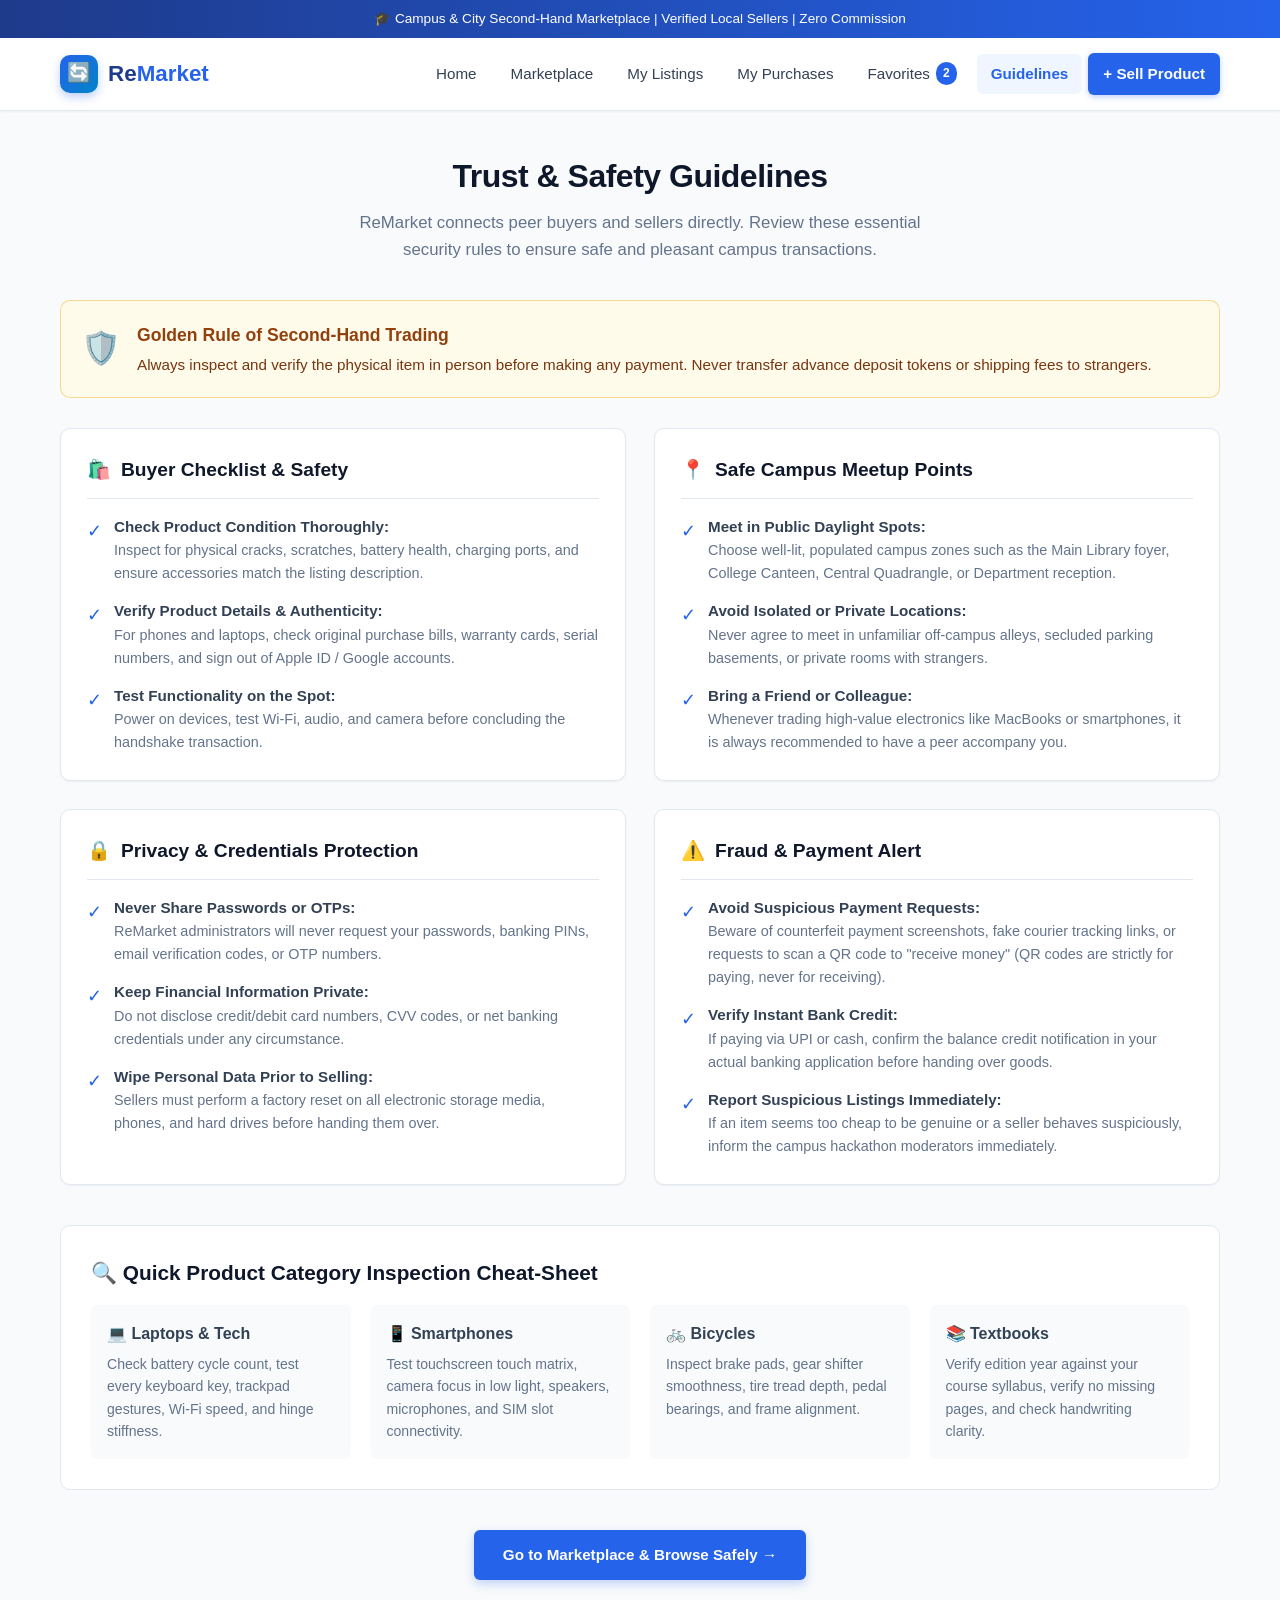
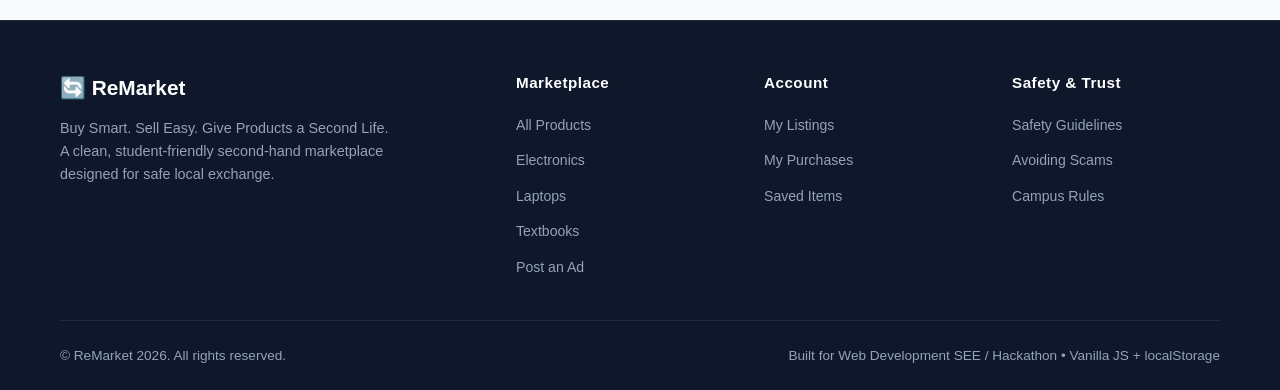
<file: guide.html>
<!DOCTYPE html>
<html lang="en">
<head>
  <meta charset="UTF-8" />
  <meta name="viewport" content="width=device-width, initial-scale=1.0" />
  <title>Trust & Safety Guidelines | ReMarket</title>
  <meta name="description" content="Guidelines for safe buying and selling of second-hand items. Campus safety tips, scam prevention, and inspection checklist." />
  <!-- Stylesheet -->
  <link rel="stylesheet" href="css/style.css" />
</head>
<body>

  <!-- Top Announcement Banner -->
  <div class="top-banner">
    <span>🎓 Campus & City Second-Hand Marketplace | Verified Local Sellers | Zero Commission</span>
  </div>

  <!-- Navigation Bar -->
  <header class="navbar">
    <div class="container">
      <a href="index.html" class="brand-logo">
        <div class="brand-icon">🔄</div>
        <div class="brand-text">Re<span>Market</span></div>
      </a>

      <!-- Mobile Hamburger Button -->
      <button class="nav-toggle" id="navToggle" aria-label="Toggle navigation" aria-expanded="false">
        ☰
      </button>

      <!-- Navigation Links -->
      <nav>
        <ul class="nav-links" id="navLinks">
          <li><a href="index.html">Home</a></li>
          <li><a href="products.html">Marketplace</a></li>
          <li>
            <a href="listings.html">
              My Listings
              <span class="badge-count" id="listingsCountBadge" style="display: none;">0</span>
            </a>
          </li>
          <li><a href="purchases.html">My Purchases</a></li>
          <li>
            <a href="favorites.html">
              Favorites
              <span class="badge-count" id="favCountBadge" style="display: none;">0</span>
            </a>
          </li>
          <li><a href="guide.html">Guidelines</a></li>
          <li><a href="sell.html" class="btn btn-sm btn-nav-sell">+ Sell Product</a></li>
        </ul>
      </nav>
    </div>
  </header>

  <!-- Main Content -->
  <main class="main-content">
    <div class="container">
      
      <!-- Page Header -->
      <div class="section-header">
        <h2>Trust & Safety Guidelines</h2>
        <p>
          ReMarket connects peer buyers and sellers directly. Review these essential security rules to ensure safe and pleasant campus transactions.
        </p>
      </div>

      <!-- Critical Warning Box -->
      <div class="safety-alert-box">
        <div class="alert-icon">🛡️</div>
        <div>
          <h4 style="font-size: 1.1rem; color: #92400e; margin-bottom: 4px;">Golden Rule of Second-Hand Trading</h4>
          <p style="font-size: 0.95rem; color: #78350f; margin: 0;">
            Always inspect and verify the physical item in person before making any payment. Never transfer advance deposit tokens or shipping fees to strangers.
          </p>
        </div>
      </div>

      <!-- 4 Core Guidelines Cards Grid -->
      <div class="guidelines-grid">
        
        <!-- Card 1: Buyer Guidelines -->
        <div class="guideline-card">
          <h3>
            <span>🛍️</span>
            <span>Buyer Checklist & Safety</span>
          </h3>
          <ul class="guideline-list">
            <li>
              <span class="guideline-icon">✓</span>
              <div>
                <strong>Check Product Condition Thoroughly:</strong>
                <p style="color: var(--text-muted); font-size: 0.9rem;">
                  Inspect for physical cracks, scratches, battery health, charging ports, and ensure accessories match the listing description.
                </p>
              </div>
            </li>
            <li>
              <span class="guideline-icon">✓</span>
              <div>
                <strong>Verify Product Details & Authenticity:</strong>
                <p style="color: var(--text-muted); font-size: 0.9rem;">
                  For phones and laptops, check original purchase bills, warranty cards, serial numbers, and sign out of Apple ID / Google accounts.
                </p>
              </div>
            </li>
            <li>
              <span class="guideline-icon">✓</span>
              <div>
                <strong>Test Functionality on the Spot:</strong>
                <p style="color: var(--text-muted); font-size: 0.9rem;">
                  Power on devices, test Wi-Fi, audio, and camera before concluding the handshake transaction.
                </p>
              </div>
            </li>
          </ul>
        </div>

        <!-- Card 2: Safe Meetup Guidelines -->
        <div class="guideline-card">
          <h3>
            <span>📍</span>
            <span>Safe Campus Meetup Points</span>
          </h3>
          <ul class="guideline-list">
            <li>
              <span class="guideline-icon">✓</span>
              <div>
                <strong>Meet in Public Daylight Spots:</strong>
                <p style="color: var(--text-muted); font-size: 0.9rem;">
                  Choose well-lit, populated campus zones such as the Main Library foyer, College Canteen, Central Quadrangle, or Department reception.
                </p>
              </div>
            </li>
            <li>
              <span class="guideline-icon">✓</span>
              <div>
                <strong>Avoid Isolated or Private Locations:</strong>
                <p style="color: var(--text-muted); font-size: 0.9rem;">
                  Never agree to meet in unfamiliar off-campus alleys, secluded parking basements, or private rooms with strangers.
                </p>
              </div>
            </li>
            <li>
              <span class="guideline-icon">✓</span>
              <div>
                <strong>Bring a Friend or Colleague:</strong>
                <p style="color: var(--text-muted); font-size: 0.9rem;">
                  Whenever trading high-value electronics like MacBooks or smartphones, it is always recommended to have a peer accompany you.
                </p>
              </div>
            </li>
          </ul>
        </div>

        <!-- Card 3: Privacy & Security -->
        <div class="guideline-card">
          <h3>
            <span>🔒</span>
            <span>Privacy & Credentials Protection</span>
          </h3>
          <ul class="guideline-list">
            <li>
              <span class="guideline-icon">✓</span>
              <div>
                <strong>Never Share Passwords or OTPs:</strong>
                <p style="color: var(--text-muted); font-size: 0.9rem;">
                  ReMarket administrators will never request your passwords, banking PINs, email verification codes, or OTP numbers.
                </p>
              </div>
            </li>
            <li>
              <span class="guideline-icon">✓</span>
              <div>
                <strong>Keep Financial Information Private:</strong>
                <p style="color: var(--text-muted); font-size: 0.9rem;">
                  Do not disclose credit/debit card numbers, CVV codes, or net banking credentials under any circumstance.
                </p>
              </div>
            </li>
            <li>
              <span class="guideline-icon">✓</span>
              <div>
                <strong>Wipe Personal Data Prior to Selling:</strong>
                <p style="color: var(--text-muted); font-size: 0.9rem;">
                  Sellers must perform a factory reset on all electronic storage media, phones, and hard drives before handing them over.
                </p>
              </div>
            </li>
          </ul>
        </div>

        <!-- Card 4: Payments & Fraud Prevention -->
        <div class="guideline-card">
          <h3>
            <span>⚠️</span>
            <span>Fraud & Payment Alert</span>
          </h3>
          <ul class="guideline-list">
            <li>
              <span class="guideline-icon">✓</span>
              <div>
                <strong>Avoid Suspicious Payment Requests:</strong>
                <p style="color: var(--text-muted); font-size: 0.9rem;">
                  Beware of counterfeit payment screenshots, fake courier tracking links, or requests to scan a QR code to "receive money" (QR codes are strictly for paying, never for receiving).
                </p>
              </div>
            </li>
            <li>
              <span class="guideline-icon">✓</span>
              <div>
                <strong>Verify Instant Bank Credit:</strong>
                <p style="color: var(--text-muted); font-size: 0.9rem;">
                  If paying via UPI or cash, confirm the balance credit notification in your actual banking application before handing over goods.
                </p>
              </div>
            </li>
            <li>
              <span class="guideline-icon">✓</span>
              <div>
                <strong>Report Suspicious Listings Immediately:</strong>
                <p style="color: var(--text-muted); font-size: 0.9rem;">
                  If an item seems too cheap to be genuine or a seller behaves suspiciously, inform the campus hackathon moderators immediately.
                </p>
              </div>
            </li>
          </ul>
        </div>

      </div>

      <!-- Quick Inspection Cheat Sheet -->
      <section style="background: #ffffff; border: 1px solid var(--border); border-radius: var(--radius-md); padding: 30px; margin-bottom: 40px;">
        <h3 style="font-size: 1.3rem; color: var(--text-main); margin-bottom: 16px;">
          🔍 Quick Product Category Inspection Cheat-Sheet
        </h3>
        
        <div style="display: grid; grid-template-columns: repeat(auto-fit, minmax(240px, 1fr)); gap: 20px;">
          <div style="background: var(--bg-page); padding: 16px; border-radius: var(--radius-sm);">
            <strong>💻 Laptops & Tech</strong>
            <p style="font-size: 0.88rem; color: var(--text-muted); margin-top: 6px;">
              Check battery cycle count, test every keyboard key, trackpad gestures, Wi-Fi speed, and hinge stiffness.
            </p>
          </div>
          <div style="background: var(--bg-page); padding: 16px; border-radius: var(--radius-sm);">
            <strong>📱 Smartphones</strong>
            <p style="font-size: 0.88rem; color: var(--text-muted); margin-top: 6px;">
              Test touchscreen touch matrix, camera focus in low light, speakers, microphones, and SIM slot connectivity.
            </p>
          </div>
          <div style="background: var(--bg-page); padding: 16px; border-radius: var(--radius-sm);">
            <strong>🚲 Bicycles</strong>
            <p style="font-size: 0.88rem; color: var(--text-muted); margin-top: 6px;">
              Inspect brake pads, gear shifter smoothness, tire tread depth, pedal bearings, and frame alignment.
            </p>
          </div>
          <div style="background: var(--bg-page); padding: 16px; border-radius: var(--radius-sm);">
            <strong>📚 Textbooks</strong>
            <p style="font-size: 0.88rem; color: var(--text-muted); margin-top: 6px;">
              Verify edition year against your course syllabus, verify no missing pages, and check handwriting clarity.
            </p>
          </div>
        </div>
      </section>

      <!-- Back to Marketplace CTA -->
      <div style="text-align: center; margin-top: 30px;">
        <a href="products.html" class="btn btn-primary" style="padding: 12px 28px;">
          Go to Marketplace & Browse Safely →
        </a>
      </div>

    </div>
  </main>

  <!-- Footer -->
  <footer class="footer">
    <div class="container">
      <div class="footer-grid">
        <div class="footer-brand">
          <h3>🔄 ReMarket</h3>
          <p>
            Buy Smart. Sell Easy. Give Products a Second Life. A clean, student-friendly second-hand marketplace designed for safe local exchange.
          </p>
        </div>

        <div class="footer-col">
          <h4>Marketplace</h4>
          <ul class="footer-links">
            <li><a href="products.html">All Products</a></li>
            <li><a href="products.html?category=Electronics">Electronics</a></li>
            <li><a href="products.html?category=Laptops">Laptops</a></li>
            <li><a href="products.html?category=Books">Textbooks</a></li>
            <li><a href="sell.html">Post an Ad</a></li>
          </ul>
        </div>

        <div class="footer-col">
          <h4>Account</h4>
          <ul class="footer-links">
            <li><a href="listings.html">My Listings</a></li>
            <li><a href="purchases.html">My Purchases</a></li>
            <li><a href="favorites.html">Saved Items</a></li>
          </ul>
        </div>

        <div class="footer-col">
          <h4>Safety & Trust</h4>
          <ul class="footer-links">
            <li><a href="guide.html">Safety Guidelines</a></li>
            <li><a href="guide.html#scams">Avoiding Scams</a></li>
            <li><a href="guide.html#rules">Campus Rules</a></li>
          </ul>
        </div>
      </div>

      <div class="footer-bottom">
        <div>© ReMarket 2026. All rights reserved.</div>
        <div>Built for Web Development SEE / Hackathon • Vanilla JS + localStorage</div>
      </div>
    </div>
  </footer>

  <!-- Scripts -->
  <script src="js/data.js"></script>
  <script src="js/main.js"></script>
</body>
</html>
</file>
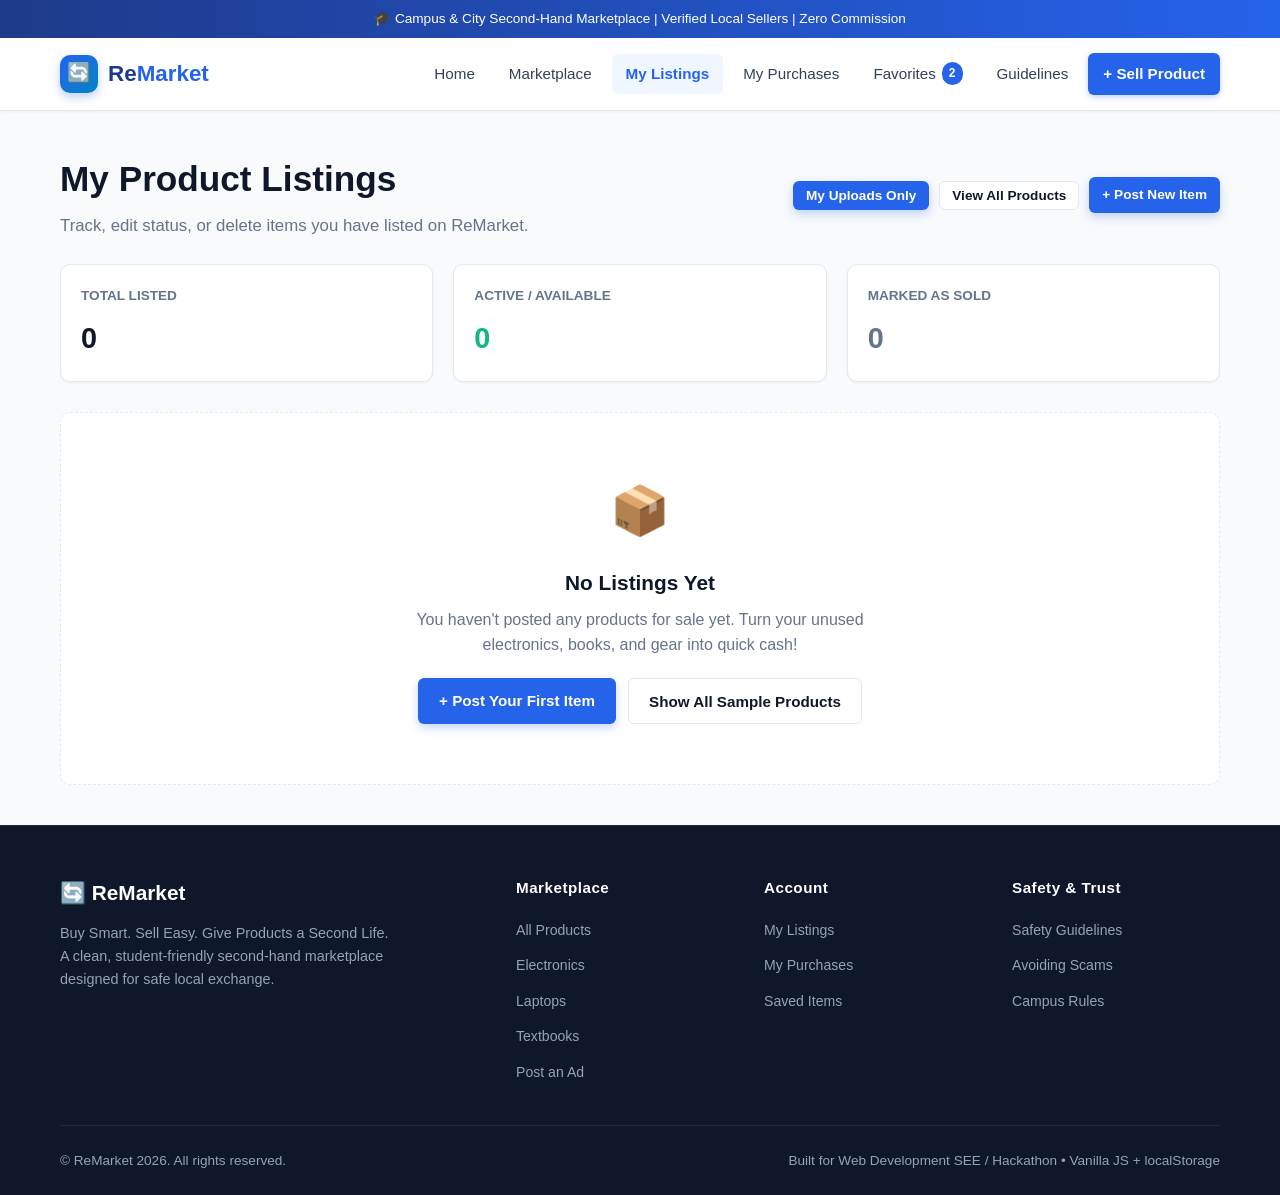
<file: listings.html>
<!DOCTYPE html>
<html lang="en">
<head>
  <meta charset="UTF-8" />
  <meta name="viewport" content="width=device-width, initial-scale=1.0" />
  <title>My Listings - Manage Products | ReMarket</title>
  <meta name="description" content="Manage your posted marketplace listings. Update status, mark as sold, or delete items." />
  <!-- Stylesheet -->
  <link rel="stylesheet" href="css/style.css" />
</head>
<body>

  <!-- Top Announcement Banner -->
  <div class="top-banner">
    <span>🎓 Campus & City Second-Hand Marketplace | Verified Local Sellers | Zero Commission</span>
  </div>

  <!-- Navigation Bar -->
  <header class="navbar">
    <div class="container">
      <a href="index.html" class="brand-logo">
        <div class="brand-icon">🔄</div>
        <div class="brand-text">Re<span>Market</span></div>
      </a>

      <!-- Mobile Hamburger Button -->
      <button class="nav-toggle" id="navToggle" aria-label="Toggle navigation" aria-expanded="false">
        ☰
      </button>

      <!-- Navigation Links -->
      <nav>
        <ul class="nav-links" id="navLinks">
          <li><a href="index.html">Home</a></li>
          <li><a href="products.html">Marketplace</a></li>
          <li>
            <a href="listings.html">
              My Listings
              <span class="badge-count" id="listingsCountBadge" style="display: none;">0</span>
            </a>
          </li>
          <li><a href="purchases.html">My Purchases</a></li>
          <li>
            <a href="favorites.html">
              Favorites
              <span class="badge-count" id="favCountBadge" style="display: none;">0</span>
            </a>
          </li>
          <li><a href="guide.html">Guidelines</a></li>
          <li><a href="sell.html" class="btn btn-sm btn-nav-sell">+ Sell Product</a></li>
        </ul>
      </nav>
    </div>
  </header>

  <!-- Main Content -->
  <main class="main-content">
    <div class="container">
      
      <!-- Page Header & Action -->
      <div style="display: flex; justify-content: space-between; align-items: center; flex-wrap: wrap; gap: 16px; margin-bottom: 24px;">
        <div>
          <h1 style="font-size: 2.2rem; font-weight: 800; color: var(--text-main); margin-bottom: 6px;">
            My Product Listings
          </h1>
          <p style="color: var(--text-muted); font-size: 1.05rem;">
            Track, edit status, or delete items you have listed on ReMarket.
          </p>
        </div>
        <div style="display: flex; gap: 10px; align-items: center;">
          <!-- View Toggle for Viva Demo -->
          <button id="filterMineBtn" class="btn btn-primary btn-sm" onclick="toggleListingView(true)">
            My Uploads Only
          </button>
          <button id="filterAllBtn" class="btn btn-secondary btn-sm" onclick="toggleListingView(false)">
            View All Products
          </button>
          <a href="sell.html" class="btn btn-primary btn-sm">+ Post New Item</a>
        </div>
      </div>

      <!-- Quick Stats Dashboard -->
      <section class="dashboard-stats">
        <div class="stat-card">
          <h4>Total Listed</h4>
          <div class="stat-value" id="statTotalListings">0</div>
        </div>
        <div class="stat-card">
          <h4>Active / Available</h4>
          <div class="stat-value" id="statActiveListings" style="color: var(--success);">0</div>
        </div>
        <div class="stat-card">
          <h4>Marked as Sold</h4>
          <div class="stat-value" id="statSoldListings" style="color: var(--sold);">0</div>
        </div>
      </section>

      <!-- Empty State if no user listings -->
      <div id="listingsEmptyState" style="display: none;">
        <div class="empty-state">
          <div class="empty-icon">📦</div>
          <h3>No Listings Yet</h3>
          <p>You haven't posted any products for sale yet. Turn your unused electronics, books, and gear into quick cash!</p>
          <div style="display: flex; gap: 12px; justify-content: center;">
            <a href="sell.html" class="btn btn-primary">+ Post Your First Item</a>
            <button class="btn btn-secondary" onclick="toggleListingView(false)">Show All Sample Products</button>
          </div>
        </div>
      </div>

      <!-- Listings Table Container -->
      <section class="table-responsive" id="listingsTableContainer">
        <table class="data-table">
          <thead>
            <tr>
              <th style="width: 35%;">Product</th>
              <th style="width: 15%;">Price</th>
              <th style="width: 15%;">Condition</th>
              <th style="width: 15%;">Status</th>
              <th style="width: 20%;">Actions</th>
            </tr>
          </thead>
          <tbody id="listingsTableBody">
            <!-- Dynamically populated via js/listings.js -->
          </tbody>
        </table>
      </section>

    </div>
  </main>

  <!-- Footer -->
  <footer class="footer">
    <div class="container">
      <div class="footer-grid">
        <div class="footer-brand">
          <h3>🔄 ReMarket</h3>
          <p>
            Buy Smart. Sell Easy. Give Products a Second Life. A clean, student-friendly second-hand marketplace designed for safe local exchange.
          </p>
        </div>

        <div class="footer-col">
          <h4>Marketplace</h4>
          <ul class="footer-links">
            <li><a href="products.html">All Products</a></li>
            <li><a href="products.html?category=Electronics">Electronics</a></li>
            <li><a href="products.html?category=Laptops">Laptops</a></li>
            <li><a href="products.html?category=Books">Textbooks</a></li>
            <li><a href="sell.html">Post an Ad</a></li>
          </ul>
        </div>

        <div class="footer-col">
          <h4>Account</h4>
          <ul class="footer-links">
            <li><a href="listings.html">My Listings</a></li>
            <li><a href="purchases.html">My Purchases</a></li>
            <li><a href="favorites.html">Saved Items</a></li>
          </ul>
        </div>

        <div class="footer-col">
          <h4>Safety & Trust</h4>
          <ul class="footer-links">
            <li><a href="guide.html">Safety Guidelines</a></li>
            <li><a href="guide.html#scams">Avoiding Scams</a></li>
            <li><a href="guide.html#rules">Campus Rules</a></li>
          </ul>
        </div>
      </div>

      <div class="footer-bottom">
        <div>© ReMarket 2026. All rights reserved.</div>
        <div>Built for Web Development SEE / Hackathon • Vanilla JS + localStorage</div>
      </div>
    </div>
  </footer>

  <!-- Scripts -->
  <script src="js/data.js"></script>
  <script src="js/main.js"></script>
  <script src="js/listings.js"></script>
</body>
</html>
</file>
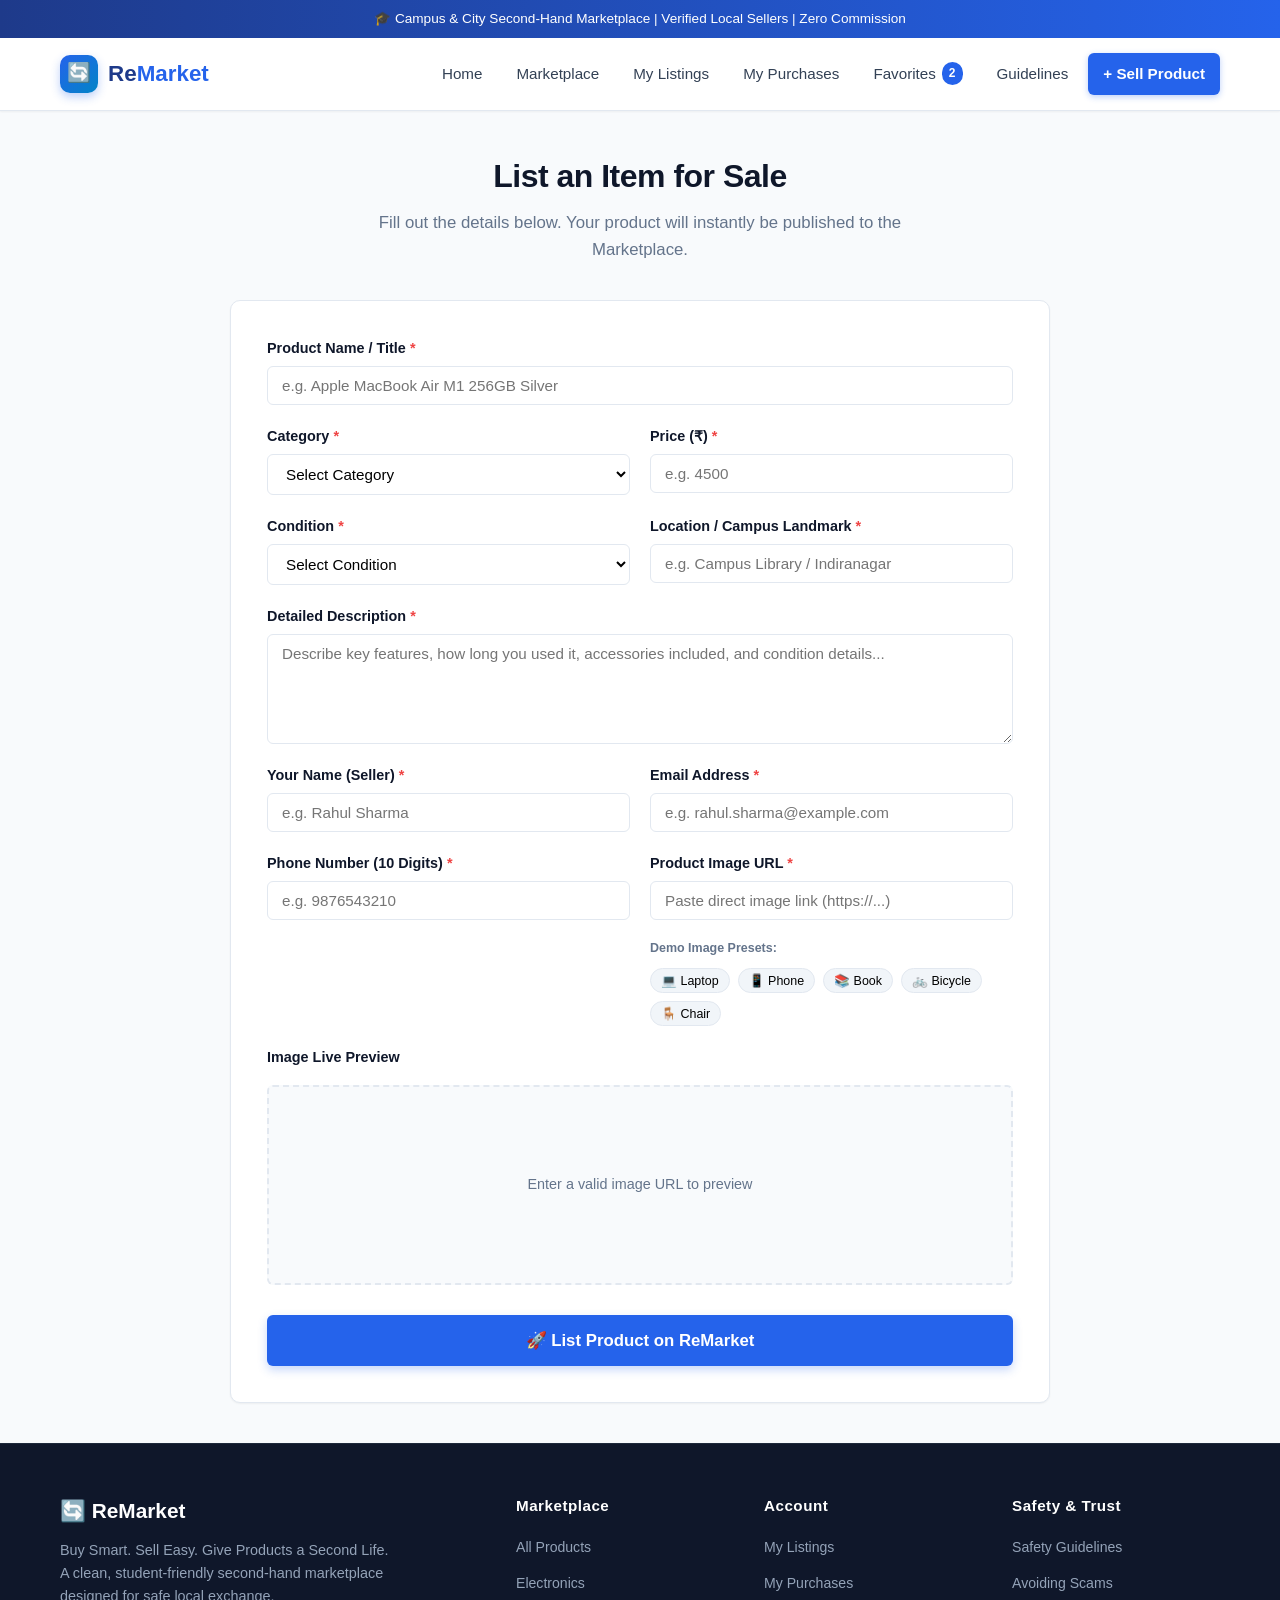
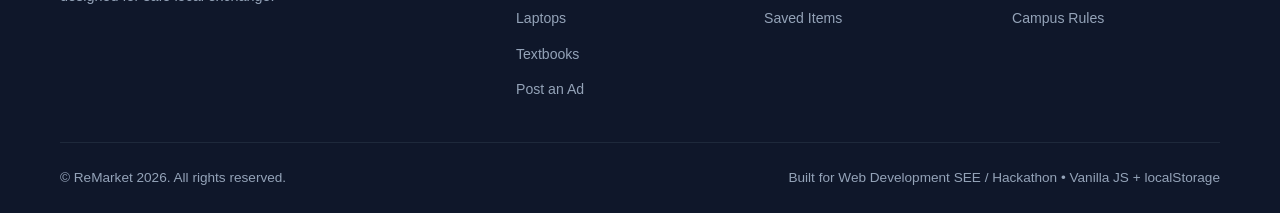
<file: sell.html>
<!DOCTYPE html>
<html lang="en">
<head>
  <meta charset="UTF-8" />
  <meta name="viewport" content="width=device-width, initial-scale=1.0" />
  <title>Sell Product - Post a Free Listing | ReMarket</title>
  <meta name="description" content="List your pre-owned product on ReMarket with ease. Reach local campus and city buyers in minutes." />
  <!-- Stylesheet -->
  <link rel="stylesheet" href="css/style.css" />
</head>
<body>

  <!-- Top Announcement Banner -->
  <div class="top-banner">
    <span>🎓 Campus & City Second-Hand Marketplace | Verified Local Sellers | Zero Commission</span>
  </div>

  <!-- Navigation Bar -->
  <header class="navbar">
    <div class="container">
      <a href="index.html" class="brand-logo">
        <div class="brand-icon">🔄</div>
        <div class="brand-text">Re<span>Market</span></div>
      </a>

      <!-- Mobile Hamburger Button -->
      <button class="nav-toggle" id="navToggle" aria-label="Toggle navigation" aria-expanded="false">
        ☰
      </button>

      <!-- Navigation Links -->
      <nav>
        <ul class="nav-links" id="navLinks">
          <li><a href="index.html">Home</a></li>
          <li><a href="products.html">Marketplace</a></li>
          <li>
            <a href="listings.html">
              My Listings
              <span class="badge-count" id="listingsCountBadge" style="display: none;">0</span>
            </a>
          </li>
          <li><a href="purchases.html">My Purchases</a></li>
          <li>
            <a href="favorites.html">
              Favorites
              <span class="badge-count" id="favCountBadge" style="display: none;">0</span>
            </a>
          </li>
          <li><a href="guide.html">Guidelines</a></li>
          <li><a href="sell.html" class="btn btn-sm btn-nav-sell">+ Sell Product</a></li>
        </ul>
      </nav>
    </div>
  </header>

  <!-- Main Content -->
  <main class="main-content">
    <div class="container">
      
      <div class="section-header">
        <h2>List an Item for Sale</h2>
        <p>Fill out the details below. Your product will instantly be published to the Marketplace.</p>
      </div>

      <!-- Sell Form Card -->
      <div class="form-card">
        <form id="sellProductForm" novalidate>
          
          <div class="form-grid">
            
            <!-- 1. Product Name -->
            <div class="form-group full-width">
              <label for="productName">Product Name / Title <span class="required">*</span></label>
              <input 
                type="text" 
                id="productName" 
                class="form-control" 
                placeholder="e.g. Apple MacBook Air M1 256GB Silver"
                required
              />
              <span class="error-message" id="productNameError"></span>
            </div>

            <!-- 2. Category -->
            <div class="form-group">
              <label for="productCategory">Category <span class="required">*</span></label>
              <select id="productCategory" class="form-control" required>
                <option value="">Select Category</option>
                <option value="Electronics">Electronics</option>
                <option value="Mobiles">Mobiles</option>
                <option value="Laptops">Laptops</option>
                <option value="Furniture">Furniture</option>
                <option value="Books">Books</option>
                <option value="Bikes">Bikes</option>
                <option value="Sports">Sports</option>
                <option value="Fashion">Fashion</option>
                <option value="Other">Other</option>
              </select>
              <span class="error-message" id="productCategoryError"></span>
            </div>

            <!-- 3. Price -->
            <div class="form-group">
              <label for="productPrice">Price (₹) <span class="required">*</span></label>
              <input 
                type="number" 
                id="productPrice" 
                class="form-control" 
                placeholder="e.g. 4500" 
                min="1"
                step="1"
                required
              />
              <span class="error-message" id="productPriceError"></span>
            </div>

            <!-- 4. Condition -->
            <div class="form-group">
              <label for="productCondition">Condition <span class="required">*</span></label>
              <select id="productCondition" class="form-control" required>
                <option value="">Select Condition</option>
                <option value="Like New">Like New (Practically unused, pristine)</option>
                <option value="Excellent">Excellent (Minor cosmetic signs, fully functional)</option>
                <option value="Good">Good (Normal wear, well maintained)</option>
                <option value="Fair">Fair (Noticeable wear, functions properly)</option>
              </select>
              <span class="error-message" id="productConditionError"></span>
            </div>

            <!-- 5. Location -->
            <div class="form-group">
              <label for="productLocation">Location / Campus Landmark <span class="required">*</span></label>
              <input 
                type="text" 
                id="productLocation" 
                class="form-control" 
                placeholder="e.g. Campus Library / Indiranagar"
                required
              />
              <span class="error-message" id="productLocationError"></span>
            </div>

            <!-- 6. Description -->
            <div class="form-group full-width">
              <label for="productDescription">Detailed Description <span class="required">*</span></label>
              <textarea 
                id="productDescription" 
                class="form-control" 
                placeholder="Describe key features, how long you used it, accessories included, and condition details..."
                required
              ></textarea>
              <span class="error-message" id="productDescriptionError"></span>
            </div>

            <!-- 7. Seller Name -->
            <div class="form-group">
              <label for="sellerName">Your Name (Seller) <span class="required">*</span></label>
              <input 
                type="text" 
                id="sellerName" 
                class="form-control" 
                placeholder="e.g. Rahul Sharma"
                required
              />
              <span class="error-message" id="sellerNameError"></span>
            </div>

            <!-- 8. Seller Email -->
            <div class="form-group">
              <label for="sellerEmail">Email Address <span class="required">*</span></label>
              <input 
                type="email" 
                id="sellerEmail" 
                class="form-control" 
                placeholder="e.g. rahul.sharma@example.com"
                required
              />
              <span class="error-message" id="sellerEmailError"></span>
            </div>

            <!-- 9. Phone Number -->
            <div class="form-group">
              <label for="sellerPhone">Phone Number (10 Digits) <span class="required">*</span></label>
              <input 
                type="tel" 
                id="sellerPhone" 
                class="form-control" 
                placeholder="e.g. 9876543210"
                maxlength="10"
                required
              />
              <span class="error-message" id="sellerPhoneError"></span>
            </div>

            <!-- 10. Product Image URL -->
            <div class="form-group">
              <label for="productImage">Product Image URL <span class="required">*</span></label>
              <input 
                type="url" 
                id="productImage" 
                class="form-control" 
                placeholder="Paste direct image link (https://...)"
                required
              />
              <span class="error-message" id="productImageError"></span>

              <!-- Demo sample image chips for fast hackathon viva testing -->
              <div style="margin-top: 8px;">
                <span style="font-size: 0.78rem; color: var(--text-muted); font-weight: 600;">
                  Demo Image Presets:
                </span>
                <div class="sample-image-chips">
                  <button type="button" class="chip" onclick="setSampleImage('https://images.unsplash.com/photo-1517336714731-489689fd1ca8?w=700&auto=format&fit=crop&q=80')">💻 Laptop</button>
                  <button type="button" class="chip" onclick="setSampleImage('https://images.unsplash.com/photo-1592750475338-74b7b21085ab?w=700&auto=format&fit=crop&q=80')">📱 Phone</button>
                  <button type="button" class="chip" onclick="setSampleImage('https://images.unsplash.com/photo-1544716278-ca5e3f4abd8c?w=700&auto=format&fit=crop&q=80')">📚 Book</button>
                  <button type="button" class="chip" onclick="setSampleImage('https://images.unsplash.com/photo-1485965120184-e220f721d03e?w=700&auto=format&fit=crop&q=80')">🚲 Bicycle</button>
                  <button type="button" class="chip" onclick="setSampleImage('https://images.unsplash.com/photo-1580481077195-c3a8a30ef758?w=700&auto=format&fit=crop&q=80')">🪑 Chair</button>
                </div>
              </div>
            </div>

            <!-- Live Image Preview Box -->
            <div class="form-group full-width">
              <label>Image Live Preview</label>
              <div class="image-preview-box" id="imagePreview">
                <span>Enter a valid image URL to preview</span>
              </div>
            </div>

            <!-- Submit Button -->
            <div class="form-group full-width" style="margin-top: 10px;">
              <button type="submit" class="btn btn-primary btn-block" style="padding: 14px; font-size: 1.05rem;">
                🚀 List Product on ReMarket
              </button>
            </div>

          </div>

        </form>
      </div>

    </div>
  </main>

  <!-- Success Modal Dialog -->
  <div class="modal-overlay" id="successModal">
    <div class="modal-content">
      <div class="modal-header">
        <h3 style="color: var(--success); display: flex; align-items: center; gap: 8px;">
          ✓ Listing Published Successfully!
        </h3>
      </div>
      <div class="modal-body" id="modalSuccessInfo">
        <!-- Injected via js/sell.js -->
      </div>
      <div class="modal-footer">
        <button class="btn btn-secondary" onclick="location.reload()">+ Post Another</button>
        <a href="listings.html" class="btn btn-secondary">My Listings</a>
        <a href="products.html" class="btn btn-primary">Go to Marketplace</a>
      </div>
    </div>
  </div>

  <!-- Footer -->
  <footer class="footer">
    <div class="container">
      <div class="footer-grid">
        <div class="footer-brand">
          <h3>🔄 ReMarket</h3>
          <p>
            Buy Smart. Sell Easy. Give Products a Second Life. A clean, student-friendly second-hand marketplace designed for safe local exchange.
          </p>
        </div>

        <div class="footer-col">
          <h4>Marketplace</h4>
          <ul class="footer-links">
            <li><a href="products.html">All Products</a></li>
            <li><a href="products.html?category=Electronics">Electronics</a></li>
            <li><a href="products.html?category=Laptops">Laptops</a></li>
            <li><a href="products.html?category=Books">Textbooks</a></li>
            <li><a href="sell.html">Post an Ad</a></li>
          </ul>
        </div>

        <div class="footer-col">
          <h4>Account</h4>
          <ul class="footer-links">
            <li><a href="listings.html">My Listings</a></li>
            <li><a href="purchases.html">My Purchases</a></li>
            <li><a href="favorites.html">Saved Items</a></li>
          </ul>
        </div>

        <div class="footer-col">
          <h4>Safety & Trust</h4>
          <ul class="footer-links">
            <li><a href="guide.html">Safety Guidelines</a></li>
            <li><a href="guide.html#scams">Avoiding Scams</a></li>
            <li><a href="guide.html#rules">Campus Rules</a></li>
          </ul>
        </div>
      </div>

      <div class="footer-bottom">
        <div>© ReMarket 2026. All rights reserved.</div>
        <div>Built for Web Development SEE / Hackathon • Vanilla JS + localStorage</div>
      </div>
    </div>
  </footer>

  <!-- Scripts -->
  <script src="js/data.js"></script>
  <script src="js/main.js"></script>
  <script src="js/sell.js"></script>
</body>
</html>
</file>
<file: css/style.css>
/* ==========================================================================
   ReMarket - Second-Hand Products Marketplace
   Clean, Modern & Responsive Stylesheet
   Designed for College Web Development Hackathon
   ========================================================================== */

/* --------------------------------------------------------------------------
   1. CSS Reset & Root Variables
   -------------------------------------------------------------------------- */
:root {
  /* Color Palette - Professional Blue & Neutral Theme */
  --primary: #2563eb;
  /* Vibrant Royal Blue */
  --primary-hover: #1d4ed8;
  /* Darker Blue for hover */
  --primary-light: #eff6ff;
  /* Soft Ice Blue background */
  --primary-dark: #1e3a8a;
  /* Deep Navy Blue */

  --accent: #0284c7;
  /* Sky Blue Accent */
  --success: #10b981;
  /* Emerald Green for available / success */
  --success-bg: #ecfdf5;
  --warning: #f59e0b;
  /* Amber for alerts */
  --warning-bg: #fffbeb;
  --danger: #ef4444;
  /* Red for delete / error */
  --danger-bg: #fef2f2;
  --sold: #64748b;
  /* Muted slate for sold items */

  /* Neutral Backgrounds & Surfaces */
  --bg-page: #f8fafc;
  /* Light grayish blue background */
  --bg-card: #ffffff;
  /* Pure white for cards */
  --bg-subtle: #f1f5f9;
  /* Secondary neutral surface */

  /* Typography & Borders */
  --text-main: #0f172a;
  /* Slate 900 for high contrast headers */
  --text-body: #334155;
  /* Slate 700 for body reading */
  --text-muted: #64748b;
  /* Slate 500 for secondary text */
  --border: #e2e8f0;
  /* Clean light gray border */
  --border-focus: #93c5fd;
  /* Focus outline color */

  /* Shadows & Radius */
  --radius-sm: 6px;
  --radius-md: 10px;
  --radius-lg: 16px;
  --radius-full: 9999px;

  --shadow-sm: 0 1px 2px 0 rgba(0, 0, 0, 0.05);
  --shadow-md: 0 4px 6px -1px rgba(0, 0, 0, 0.08), 0 2px 4px -2px rgba(0, 0, 0, 0.04);
  --shadow-lg: 0 10px 15px -3px rgba(0, 0, 0, 0.08), 0 4px 6px -4px rgba(0, 0, 0, 0.04);
  --shadow-hover: 0 16px 24px -4px rgba(37, 99, 235, 0.12), 0 8px 10px -6px rgba(0, 0, 0, 0.05);

  /* Layout */
  --max-width: 1200px;
  --nav-height: 72px;
  --transition: all 0.25s ease-in-out;
}

* {
  margin: 0;
  padding: 0;
  box-sizing: border-box;
}

html {
  scroll-behavior: smooth;
}

body {
  font-family: -apple-system, BlinkMacSystemFont, "Segoe UI", Roboto, "Helvetica Neue", Arial, sans-serif;
  background-color: var(--bg-page);
  color: var(--text-body);
  line-height: 1.6;
  min-height: 100vh;
  display: flex;
  flex-direction: column;
}

a {
  color: inherit;
  text-decoration: none;
  transition: var(--transition);
}

img {
  max-width: 100%;
  height: auto;
  display: block;
}

button,
input,
select,
textarea {
  font-family: inherit;
  font-size: inherit;
}

/* --------------------------------------------------------------------------
   2. Reusable Layout Containers
   -------------------------------------------------------------------------- */
.container {
  width: 100%;
  max-width: var(--max-width);
  margin: 0 auto;
  padding: 0 20px;
}

.main-content {
  flex: 1;
  padding: 40px 0;
}

/* Section Header standard */
.section-header {
  text-align: center;
  margin-bottom: 36px;
}

.section-header h2 {
  font-size: 2rem;
  color: var(--text-main);
  font-weight: 700;
  letter-spacing: -0.5px;
  margin-bottom: 8px;
}

.section-header p {
  color: var(--text-muted);
  font-size: 1.05rem;
  max-width: 600px;
  margin: 0 auto;
}

/* Top Announcement bar */
.top-banner {
  background: linear-gradient(90deg, #1e3a8a, #2563eb);
  color: #ffffff;
  font-size: 0.85rem;
  text-align: center;
  padding: 8px 16px;
  font-weight: 500;
  display: flex;
  justify-content: center;
  align-items: center;
  gap: 8px;
}

/* --------------------------------------------------------------------------
   3. Navigation Bar (Sticky & Responsive)
   -------------------------------------------------------------------------- */
.navbar {
  position: sticky;
  top: 0;
  z-index: 100;
  background-color: rgba(255, 255, 255, 0.96);
  backdrop-filter: blur(8px);
  border-bottom: 1px solid var(--border);
  box-shadow: var(--shadow-sm);
}

.navbar .container {
  display: flex;
  align-items: center;
  justify-content: space-between;
  height: var(--nav-height);
}

.brand-logo {
  display: flex;
  align-items: center;
  gap: 10px;
  font-size: 1.4rem;
  font-weight: 800;
  color: var(--primary-dark);
}

.brand-icon {
  width: 38px;
  height: 38px;
  background: linear-gradient(135deg, var(--primary), var(--accent));
  color: #ffffff;
  display: flex;
  align-items: center;
  justify-content: center;
  border-radius: var(--radius-md);
  font-size: 1.2rem;
  box-shadow: 0 4px 10px rgba(37, 99, 235, 0.3);
}

.brand-text span {
  color: var(--primary);
}

.nav-links {
  display: flex;
  align-items: center;
  gap: 6px;
  list-style: none;
}

.nav-links a {
  padding: 8px 14px;
  font-weight: 500;
  font-size: 0.95rem;
  color: var(--text-body);
  border-radius: var(--radius-sm);
  display: flex;
  align-items: center;
  gap: 6px;
}

.nav-links a:hover {
  color: var(--primary);
  background-color: var(--primary-light);
}

.nav-links a.active {
  color: var(--primary);
  background-color: var(--primary-light);
  font-weight: 600;
}

.badge-count {
  background-color: var(--primary);
  color: #ffffff;
  font-size: 0.75rem;
  padding: 2px 7px;
  border-radius: var(--radius-full);
  font-weight: 700;
}

.btn-nav-sell {
  background-color: var(--primary) !important;
  color: #ffffff !important;
  font-weight: 600 !important;
  box-shadow: 0 2px 6px rgba(37, 99, 235, 0.3);
}

.btn-nav-sell:hover {
  background-color: var(--primary-hover) !important;
  transform: translateY(-1px);
}

/* Mobile Toggle Hamburger */
.nav-toggle {
  display: none;
  background: none;
  border: none;
  font-size: 1.5rem;
  color: var(--text-main);
  cursor: pointer;
  padding: 6px;
}

/* --------------------------------------------------------------------------
   4. Buttons & Badges (Standard UI elements)
   -------------------------------------------------------------------------- */
.btn {
  display: inline-flex;
  align-items: center;
  justify-content: center;
  gap: 8px;
  padding: 10px 20px;
  font-size: 0.95rem;
  font-weight: 600;
  border-radius: var(--radius-sm);
  border: 1px solid transparent;
  cursor: pointer;
  transition: var(--transition);
  text-align: center;
}

.btn-primary {
  background-color: var(--primary);
  color: #ffffff;
  box-shadow: 0 4px 10px rgba(37, 99, 235, 0.25);
}

.btn-primary:hover {
  background-color: var(--primary-hover);
  transform: translateY(-2px);
  box-shadow: 0 6px 14px rgba(37, 99, 235, 0.35);
}

.btn-secondary {
  background-color: #ffffff;
  color: var(--text-main);
  border: 1px solid var(--border);
}

.btn-secondary:hover {
  background-color: var(--bg-subtle);
  border-color: #cbd5e1;
}

.btn-outline {
  background-color: transparent;
  color: var(--primary);
  border: 1.5px solid var(--primary);
}

.btn-outline:hover {
  background-color: var(--primary-light);
}

.btn-success {
  background-color: var(--success);
  color: #ffffff;
}

.btn-success:hover {
  background-color: #059669;
}

.btn-danger {
  background-color: var(--danger);
  color: #ffffff;
}

.btn-danger:hover {
  background-color: #dc2626;
}

.btn-sm {
  padding: 6px 12px;
  font-size: 0.85rem;
}

.btn-block {
  width: 100%;
}

/* Pills & Badges */
.badge {
  display: inline-flex;
  align-items: center;
  gap: 4px;
  padding: 4px 10px;
  font-size: 0.78rem;
  font-weight: 600;
  border-radius: var(--radius-full);
  text-transform: uppercase;
  letter-spacing: 0.5px;
}

.badge-category {
  background-color: var(--primary-light);
  color: var(--primary);
  border: 1px solid rgba(37, 99, 235, 0.2);
}

.badge-condition {
  background-color: #f1f5f9;
  color: #475569;
}

.badge-condition.Like-New {
  background-color: #ecfdf5;
  color: #059669;
}

.badge-condition.Excellent {
  background-color: #eff6ff;
  color: #2563eb;
}

.badge-condition.Good {
  background-color: #fffbeb;
  color: #d97706;
}

.badge-condition.Fair {
  background-color: #f8fafc;
  color: #64748b;
}

.badge-available {
  background-color: var(--success-bg);
  color: var(--success);
}

.badge-sold {
  background-color: #f1f5f9;
  color: var(--sold);
}

/* --------------------------------------------------------------------------
   5. Home Page Sections
   -------------------------------------------------------------------------- */
/* Hero Section */
.hero-section {
  padding: 60px 0 70px;
  background: radial-gradient(circle at 80% 20%, #eff6ff 0%, #ffffff 60%);
  border-bottom: 1px solid var(--border);
}

.hero-grid {
  display: grid;
  grid-template-columns: 1.15fr 0.85fr;
  align-items: center;
  gap: 50px;
}

.hero-content h1 {
  font-size: 2.9rem;
  line-height: 1.2;
  color: var(--text-main);
  font-weight: 800;
  margin-bottom: 18px;
  letter-spacing: -1px;
}

.hero-tagline {
  color: var(--primary);
  font-weight: 700;
  font-size: 1.15rem;
  margin-bottom: 12px;
  display: block;
  text-transform: uppercase;
  letter-spacing: 1px;
}

.hero-content p {
  font-size: 1.15rem;
  color: var(--text-body);
  margin-bottom: 28px;
  max-width: 540px;
}

.hero-actions {
  display: flex;
  gap: 16px;
  flex-wrap: wrap;
  margin-bottom: 36px;
}

.hero-stats {
  display: flex;
  gap: 32px;
  padding-top: 24px;
  border-top: 1px solid var(--border);
}

.stat-item h3 {
  font-size: 1.5rem;
  color: var(--text-main);
  font-weight: 800;
}

.stat-item p {
  font-size: 0.85rem;
  color: var(--text-muted);
  margin: 0;
}

.hero-card-preview {
  background: #ffffff;
  border-radius: var(--radius-lg);
  padding: 24px;
  box-shadow: var(--shadow-lg);
  border: 1px solid var(--border);
  position: relative;
}

.hero-card-preview img {
  border-radius: var(--radius-md);
  width: 100%;
  height: 240px;
  object-fit: cover;
  margin-bottom: 16px;
}

.preview-pill {
  position: absolute;
  top: 36px;
  right: 36px;
  background: rgba(16, 185, 129, 0.95);
  color: #fff;
  padding: 6px 14px;
  border-radius: var(--radius-full);
  font-weight: 700;
  font-size: 0.8rem;
}

/* Category Grid on Home Page */
.categories-grid {
  display: grid;
  grid-template-columns: repeat(auto-fill, minmax(130px, 1fr));
  gap: 16px;
  margin-top: 24px;
}

.category-card {
  background: var(--bg-card);
  border: 1px solid var(--border);
  border-radius: var(--radius-md);
  padding: 20px 12px;
  text-align: center;
  transition: var(--transition);
  cursor: pointer;
  display: flex;
  flex-direction: column;
  align-items: center;
  gap: 8px;
}

.category-card:hover {
  transform: translateY(-4px);
  border-color: var(--primary);
  box-shadow: var(--shadow-hover);
  background-color: var(--primary-light);
}

.category-icon {
  font-size: 2rem;
}

.category-title {
  font-size: 0.9rem;
  font-weight: 600;
  color: var(--text-main);
}

/* How It Works 3-Step Section */
.how-it-works-section {
  padding: 60px 0;
  background-color: #ffffff;
  border-top: 1px solid var(--border);
  border-bottom: 1px solid var(--border);
}

.steps-grid {
  display: grid;
  grid-template-columns: repeat(3, 1fr);
  gap: 30px;
}

.step-card {
  background: var(--bg-page);
  padding: 30px 24px;
  border-radius: var(--radius-md);
  border: 1px solid var(--border);
  position: relative;
  text-align: center;
}

.step-number {
  width: 44px;
  height: 44px;
  background-color: var(--primary);
  color: #ffffff;
  border-radius: 50%;
  font-weight: 800;
  font-size: 1.2rem;
  display: flex;
  align-items: center;
  justify-content: center;
  margin: 0 auto 16px;
  box-shadow: 0 4px 8px rgba(37, 99, 235, 0.3);
}

.step-card h3 {
  font-size: 1.2rem;
  color: var(--text-main);
  margin-bottom: 10px;
}

.step-card p {
  color: var(--text-muted);
  font-size: 0.95rem;
}

/* Why ReMarket Grid */
.features-grid {
  display: grid;
  grid-template-columns: repeat(auto-fit, minmax(220px, 1fr));
  gap: 24px;
}

.feature-box {
  background: var(--bg-card);
  padding: 24px;
  border-radius: var(--radius-md);
  border: 1px solid var(--border);
  box-shadow: var(--shadow-sm);
  transition: var(--transition);
}

.feature-box:hover {
  transform: translateY(-3px);
  box-shadow: var(--shadow-md);
  border-color: var(--border-focus);
}

.feature-icon {
  font-size: 1.8rem;
  margin-bottom: 12px;
}

.feature-box h4 {
  font-size: 1.1rem;
  color: var(--text-main);
  margin-bottom: 8px;
}

.feature-box p {
  font-size: 0.9rem;
  color: var(--text-muted);
}

/* --------------------------------------------------------------------------
   6. Marketplace & Products Grid
   -------------------------------------------------------------------------- */
.filter-bar {
  background: #ffffff;
  padding: 20px;
  border-radius: var(--radius-md);
  border: 1px solid var(--border);
  box-shadow: var(--shadow-sm);
  margin-bottom: 30px;
}

.filter-grid {
  display: grid;
  grid-template-columns: 2fr 1.2fr 1fr 1fr auto;
  gap: 14px;
  align-items: center;
}

.search-box {
  position: relative;
}

.search-box input {
  width: 100%;
  padding: 10px 14px 10px 38px;
  border: 1px solid var(--border);
  border-radius: var(--radius-sm);
  outline: none;
  background-color: var(--bg-page);
  transition: var(--transition);
}

.search-box input:focus {
  border-color: var(--primary);
  background-color: #ffffff;
  box-shadow: 0 0 0 3px rgba(37, 99, 235, 0.15);
}

.search-icon {
  position: absolute;
  left: 12px;
  top: 50%;
  transform: translateY(-50%);
  color: var(--text-muted);
  font-size: 1rem;
}

.filter-select {
  padding: 10px 14px;
  border: 1px solid var(--border);
  border-radius: var(--radius-sm);
  background-color: var(--bg-page);
  outline: none;
  cursor: pointer;
  transition: var(--transition);
}

.filter-select:focus {
  border-color: var(--primary);
  background-color: #ffffff;
}

.filter-results-info {
  display: flex;
  justify-content: space-between;
  align-items: center;
  margin-bottom: 20px;
  font-size: 0.95rem;
  color: var(--text-muted);
}

/* Product Cards Grid */
.products-grid {
  display: grid;
  grid-template-columns: repeat(auto-fill, minmax(270px, 1fr));
  gap: 24px;
}

.product-card {
  background: var(--bg-card);
  border-radius: var(--radius-md);
  border: 1px solid var(--border);
  overflow: hidden;
  box-shadow: var(--shadow-sm);
  transition: var(--transition);
  display: flex;
  flex-direction: column;
  position: relative;
}

.product-card:hover {
  transform: translateY(-4px);
  box-shadow: var(--shadow-hover);
  border-color: #cbd5e1;
}

.card-img-wrapper {
  position: relative;
  width: 100%;
  height: 200px;
  background-color: #e2e8f0;
  overflow: hidden;
}

.card-img-wrapper img {
  width: 100%;
  height: 100%;
  object-fit: cover;
  transition: transform 0.4s ease;
}

.product-card:hover .card-img-wrapper img {
  transform: scale(1.05);
}

.btn-favorite {
  position: absolute;
  top: 12px;
  right: 12px;
  width: 36px;
  height: 36px;
  border-radius: 50%;
  background: rgba(255, 255, 255, 0.9);
  border: none;
  display: flex;
  align-items: center;
  justify-content: center;
  font-size: 1.1rem;
  cursor: pointer;
  box-shadow: var(--shadow-sm);
  transition: var(--transition);
  color: #94a3b8;
  z-index: 5;
}

.btn-favorite:hover {
  transform: scale(1.15);
  background: #ffffff;
  color: #ef4444;
}

.btn-favorite.active {
  color: #ef4444;
  background: #ffffff;
}

.sold-overlay {
  position: absolute;
  top: 12px;
  left: 12px;
  background: rgba(15, 23, 42, 0.85);
  color: #ffffff;
  padding: 4px 10px;
  border-radius: var(--radius-full);
  font-size: 0.75rem;
  font-weight: 700;
  letter-spacing: 0.5px;
}

.card-body {
  padding: 18px;
  display: flex;
  flex-direction: column;
  flex: 1;
}

.card-meta {
  display: flex;
  justify-content: space-between;
  align-items: center;
  gap: 8px;
  margin-bottom: 10px;
}

.card-title {
  font-size: 1.1rem;
  font-weight: 700;
  color: var(--text-main);
  line-height: 1.35;
  margin-bottom: 8px;
  display: -webkit-box;
  -webkit-line-clamp: 2;
  -webkit-box-orient: vertical;
  overflow: hidden;
  height: 44px;
}

.card-price {
  font-size: 1.35rem;
  font-weight: 800;
  color: var(--primary);
  margin-bottom: 8px;
}

.card-location {
  display: flex;
  align-items: center;
  gap: 4px;
  font-size: 0.85rem;
  color: var(--text-muted);
  margin-bottom: 16px;
}

.card-footer {
  margin-top: auto;
  border-top: 1px solid var(--border);
  padding-top: 14px;
  display: flex;
  justify-content: space-between;
  align-items: center;
  gap: 10px;
}

/* Empty State */
.empty-state {
  text-align: center;
  padding: 60px 20px;
  background: #ffffff;
  border-radius: var(--radius-md);
  border: 1px dashed var(--border);
  grid-column: 1 / -1;
}

.empty-icon {
  font-size: 3rem;
  color: var(--text-muted);
  margin-bottom: 16px;
}

.empty-state h3 {
  font-size: 1.3rem;
  color: var(--text-main);
  margin-bottom: 8px;
}

.empty-state p {
  color: var(--text-muted);
  margin-bottom: 20px;
  max-width: 450px;
  margin-left: auto;
  margin-right: auto;
}

/* --------------------------------------------------------------------------
   7. Sell Product Form Page
   -------------------------------------------------------------------------- */
.form-card {
  background: #ffffff;
  border-radius: var(--radius-md);
  border: 1px solid var(--border);
  box-shadow: var(--shadow-sm);
  padding: 36px;
  max-width: 820px;
  margin: 0 auto;
}

.form-grid {
  display: grid;
  grid-template-columns: repeat(2, 1fr);
  gap: 20px;
}

.form-group {
  display: flex;
  flex-direction: column;
  gap: 6px;
}

.form-group.full-width {
  grid-column: 1 / -1;
}

.form-group label {
  font-weight: 600;
  font-size: 0.9rem;
  color: var(--text-main);
}

.form-group label .required {
  color: var(--danger);
}

.form-control {
  width: 100%;
  padding: 10px 14px;
  border: 1px solid var(--border);
  border-radius: var(--radius-sm);
  outline: none;
  background-color: #ffffff;
  font-size: 0.95rem;
  transition: var(--transition);
}

.form-control:focus {
  border-color: var(--primary);
  box-shadow: 0 0 0 3px rgba(37, 99, 235, 0.15);
}

.form-control.error {
  border-color: var(--danger);
  background-color: var(--danger-bg);
}

.error-message {
  font-size: 0.8rem;
  color: var(--danger);
  display: none;
  font-weight: 500;
}

.form-control.error+.error-message {
  display: block;
}

textarea.form-control {
  resize: vertical;
  min-height: 110px;
}

.sample-image-chips {
  display: flex;
  gap: 8px;
  flex-wrap: wrap;
  margin-top: 8px;
}

.chip {
  background: var(--bg-subtle);
  border: 1px solid var(--border);
  padding: 4px 10px;
  border-radius: var(--radius-full);
  font-size: 0.78rem;
  cursor: pointer;
  transition: var(--transition);
}

.chip:hover {
  background: var(--primary-light);
  border-color: var(--primary);
  color: var(--primary);
}

.image-preview-box {
  width: 100%;
  height: 200px;
  border: 2px dashed var(--border);
  border-radius: var(--radius-sm);
  display: flex;
  align-items: center;
  justify-content: center;
  overflow: hidden;
  background-color: var(--bg-page);
  color: var(--text-muted);
  font-size: 0.9rem;
  margin-top: 10px;
}

.image-preview-box img {
  width: 100%;
  height: 100%;
  object-fit: cover;
}

/* --------------------------------------------------------------------------
   8. Product Details Page
   -------------------------------------------------------------------------- */
.details-layout {
  display: grid;
  grid-template-columns: 1.1fr 1fr;
  gap: 40px;
  background: #ffffff;
  border-radius: var(--radius-lg);
  border: 1px solid var(--border);
  padding: 36px;
  box-shadow: var(--shadow-sm);
}

.details-gallery {
  display: flex;
  flex-direction: column;
  gap: 16px;
}

.main-image-frame {
  width: 100%;
  height: 420px;
  border-radius: var(--radius-md);
  overflow: hidden;
  background-color: var(--bg-subtle);
  border: 1px solid var(--border);
}

.main-image-frame img {
  width: 100%;
  height: 100%;
  object-fit: cover;
}

.details-info {
  display: flex;
  flex-direction: column;
}

.details-badges {
  display: flex;
  gap: 10px;
  align-items: center;
  margin-bottom: 12px;
}

.product-id-tag {
  font-size: 0.8rem;
  color: var(--text-muted);
  font-family: monospace;
  background: var(--bg-subtle);
  padding: 2px 8px;
  border-radius: var(--radius-sm);
}

.details-title {
  font-size: 1.9rem;
  font-weight: 800;
  color: var(--text-main);
  line-height: 1.3;
  margin-bottom: 14px;
}

.details-price {
  font-size: 2.2rem;
  font-weight: 800;
  color: var(--primary);
  margin-bottom: 16px;
}

.details-location {
  display: flex;
  align-items: center;
  gap: 6px;
  color: var(--text-muted);
  font-size: 0.95rem;
  margin-bottom: 24px;
  padding-bottom: 20px;
  border-bottom: 1px solid var(--border);
}

.details-section-title {
  font-size: 1rem;
  font-weight: 700;
  color: var(--text-main);
  margin-bottom: 8px;
  text-transform: uppercase;
  letter-spacing: 0.5px;
}

.details-description {
  color: var(--text-body);
  font-size: 1rem;
  line-height: 1.7;
  margin-bottom: 28px;
  background: var(--bg-page);
  padding: 18px;
  border-radius: var(--radius-sm);
}

.seller-card {
  background: var(--primary-light);
  border: 1px solid rgba(37, 99, 235, 0.2);
  border-radius: var(--radius-md);
  padding: 20px;
  margin-bottom: 28px;
}

.seller-header {
  display: flex;
  align-items: center;
  gap: 12px;
  margin-bottom: 14px;
}

.seller-avatar {
  width: 48px;
  height: 48px;
  border-radius: 50%;
  background: var(--primary);
  color: #ffffff;
  display: flex;
  align-items: center;
  justify-content: center;
  font-weight: 700;
  font-size: 1.2rem;
}

.seller-name {
  font-weight: 700;
  font-size: 1.1rem;
  color: var(--error-main);
}

.seller-role {
  font-size: 0.82rem;
  color: var(--primary);
  font-weight: 600;
}

.seller-contacts {
  display: flex;
  flex-direction: column;
  gap: 8px;
  font-size: 0.9rem;
}

.contact-row {
  display: flex;
  align-items: center;
  gap: 8px;
  color: var(--text-body);
}

.details-actions {
  display: flex;
  gap: 14px;
  flex-wrap: wrap;
  margin-top: auto;
}

/* --------------------------------------------------------------------------
   9. Tables & Listings Page (My Listings, Purchases)
   -------------------------------------------------------------------------- */
.dashboard-stats {
  display: grid;
  grid-template-columns: repeat(auto-fit, minmax(200px, 1fr));
  gap: 20px;
  margin-bottom: 30px;
}

.stat-card {
  background: #ffffff;
  padding: 20px;
  border-radius: var(--radius-md);
  border: 1px solid var(--border);
  box-shadow: var(--shadow-sm);
}

.stat-card h4 {
  font-size: 0.85rem;
  color: var(--text-muted);
  text-transform: uppercase;
  margin-bottom: 8px;
}

.stat-card .stat-value {
  font-size: 1.8rem;
  font-weight: 800;
  color: var(--text-main);
}

.table-responsive {
  background: #ffffff;
  border-radius: var(--radius-md);
  border: 1px solid var(--border);
  box-shadow: var(--shadow-sm);
  overflow-x: auto;
}

.data-table {
  width: 100%;
  border-collapse: collapse;
  text-align: left;
}

.data-table th {
  background-color: var(--bg-subtle);
  padding: 14px 18px;
  font-size: 0.85rem;
  font-weight: 700;
  color: var(--text-main);
  text-transform: uppercase;
  letter-spacing: 0.5px;
  border-bottom: 1px solid var(--border);
}

.data-table td {
  padding: 16px 18px;
  border-bottom: 1px solid var(--border);
  font-size: 0.92rem;
  vertical-align: middle;
}

.data-table tr:last-child td {
  border-bottom: none;
}

.data-table tr:hover td {
  background-color: #f8fafc;
}

.table-product-thumb {
  width: 56px;
  height: 56px;
  border-radius: var(--radius-sm);
  object-fit: cover;
  border: 1px solid var(--border);
}

.table-product-info {
  display: flex;
  align-items: center;
  gap: 14px;
}

.table-product-title {
  font-weight: 600;
  color: var(--text-main);
}

.table-product-cat {
  font-size: 0.8rem;
  color: var(--text-muted);
}

.table-actions {
  display: flex;
  gap: 8px;
}

/* --------------------------------------------------------------------------
   10. Modal Dialogs (Buy Now & Contact Seller)
   -------------------------------------------------------------------------- */
.modal-overlay {
  position: fixed;
  top: 0;
  left: 0;
  width: 100%;
  height: 100%;
  background: rgba(15, 23, 42, 0.6);
  backdrop-filter: blur(4px);
  display: none;
  align-items: center;
  justify-content: center;
  z-index: 1000;
  padding: 20px;
}

.modal-overlay.active {
  display: flex;
}

.modal-content {
  background: #ffffff;
  border-radius: var(--radius-lg);
  max-width: 520px;
  width: 100%;
  box-shadow: var(--shadow-lg);
  overflow: hidden;
  animation: modalSlide 0.25s ease-out;
}

@keyframes modalSlide {
  from {
    transform: translateY(20px);
    opacity: 0;
  }

  to {
    transform: translateY(0);
    opacity: 1;
  }
}

.modal-header {
  padding: 20px 24px;
  border-bottom: 1px solid var(--border);
  display: flex;
  justify-content: space-between;
  align-items: center;
}

.modal-header h3 {
  font-size: 1.25rem;
  color: var(--text-main);
  font-weight: 700;
}

.btn-close-modal {
  background: none;
  border: none;
  font-size: 1.5rem;
  color: var(--text-muted);
  cursor: pointer;
  line-height: 1;
}

.modal-body {
  padding: 24px;
}

.modal-footer {
  padding: 16px 24px;
  border-top: 1px solid var(--border);
  display: flex;
  justify-content: flex-end;
  gap: 12px;
  background-color: var(--bg-page);
}

.receipt-box {
  background: var(--bg-page);
  border: 1px dashed var(--border);
  border-radius: var(--radius-md);
  padding: 18px;
  margin-top: 16px;
}

.receipt-row {
  display: flex;
  justify-content: space-between;
  padding: 6px 0;
  font-size: 0.9rem;
}

.receipt-row.total {
  border-top: 1px solid var(--border);
  margin-top: 6px;
  padding-top: 10px;
  font-weight: 700;
  font-size: 1.1rem;
  color: var(--primary);
}

/* --------------------------------------------------------------------------
   11. Toast Notifications
   -------------------------------------------------------------------------- */
.toast-container {
  position: fixed;
  bottom: 24px;
  right: 24px;
  z-index: 2000;
  display: flex;
  flex-direction: column;
  gap: 10px;
  pointer-events: none;
}

.toast {
  background: #0f172a;
  color: #ffffff;
  padding: 12px 20px;
  border-radius: var(--radius-sm);
  font-size: 0.9rem;
  box-shadow: var(--shadow-lg);
  display: flex;
  align-items: center;
  gap: 10px;
  pointer-events: auto;
  animation: toastFadeIn 0.3s ease-out;
  border-left: 4px solid var(--primary);
}

.toast.toast-success {
  border-left-color: var(--success);
}

.toast.toast-danger {
  border-left-color: var(--danger);
}

@keyframes toastFadeIn {
  from {
    transform: translateY(20px);
    opacity: 0;
  }

  to {
    transform: translateY(0);
    opacity: 1;
  }
}

/* --------------------------------------------------------------------------
   12. Guidelines & Safety Page
   -------------------------------------------------------------------------- */
.guidelines-grid {
  display: grid;
  grid-template-columns: repeat(2, 1fr);
  gap: 28px;
  margin-bottom: 40px;
}

.guideline-card {
  background: #ffffff;
  border: 1px solid var(--border);
  border-radius: var(--radius-md);
  padding: 26px;
  box-shadow: var(--shadow-sm);
}

.guideline-card h3 {
  display: flex;
  align-items: center;
  gap: 10px;
  font-size: 1.2rem;
  color: var(--text-main);
  margin-bottom: 16px;
  padding-bottom: 12px;
  border-bottom: 1px solid var(--border);
}

.guideline-list {
  list-style: none;
  display: flex;
  flex-direction: column;
  gap: 14px;
}

.guideline-list li {
  display: flex;
  align-items: flex-start;
  gap: 12px;
  font-size: 0.95rem;
}

.guideline-icon {
  color: var(--primary);
  font-size: 1.1rem;
  flex-shrink: 0;
  margin-top: 2px;
}

.safety-alert-box {
  background: var(--warning-bg);
  border: 1px solid rgba(245, 158, 11, 0.4);
  border-radius: var(--radius-md);
  padding: 20px;
  display: flex;
  gap: 16px;
  align-items: center;
  margin-bottom: 30px;
}

.safety-alert-box .alert-icon {
  font-size: 2rem;
  color: var(--warning);
}

/* --------------------------------------------------------------------------
   13. Footer
   -------------------------------------------------------------------------- */
.footer {
  background-color: #0f172a;
  color: #94a3b8;
  padding: 50px 0 24px;
  margin-top: auto;
  border-top: 1px solid #1e293b;
}

.footer-grid {
  display: grid;
  grid-template-columns: 2fr 1fr 1fr 1fr;
  gap: 40px;
  margin-bottom: 40px;
}

.footer-brand h3 {
  color: #ffffff;
  font-size: 1.3rem;
  margin-bottom: 12px;
  display: flex;
  align-items: center;
  gap: 8px;
}

.footer-brand p {
  font-size: 0.9rem;
  max-width: 340px;
  line-height: 1.6;
}

.footer-col h4 {
  color: #ffffff;
  font-size: 0.95rem;
  margin-bottom: 16px;
  font-weight: 700;
  letter-spacing: 0.5px;
}

.footer-links {
  list-style: none;
  display: flex;
  flex-direction: column;
  gap: 10px;
}

.footer-links a {
  font-size: 0.88rem;
  color: #94a3b8;
}

.footer-links a:hover {
  color: #ffffff;
  padding-left: 4px;
}

.footer-bottom {
  border-top: 1px solid #1e293b;
  padding-top: 24px;
  display: flex;
  justify-content: space-between;
  align-items: center;
  font-size: 0.85rem;
}

/* --------------------------------------------------------------------------
   14. Responsive Media Queries
   -------------------------------------------------------------------------- */
@media (max-width: 992px) {
  .hero-grid {
    grid-template-columns: 1fr;
    text-align: center;
  }

  .hero-content p {
    margin-left: auto;
    margin-right: auto;
  }

  .hero-actions {
    justify-content: center;
  }

  .hero-stats {
    justify-content: center;
  }

  .details-layout {
    grid-template-columns: 1fr;
  }

  .steps-grid {
    grid-template-columns: 1fr;
  }

  .guidelines-grid {
    grid-template-columns: 1fr;
  }

  .footer-grid {
    grid-template-columns: 1fr 1fr;
  }

  .filter-grid {
    grid-template-columns: 1fr 1fr;
  }
}

@media (max-width: 768px) {
  .nav-toggle {
    display: block;
  }

  .nav-links {
    display: none;
    position: absolute;
    top: var(--nav-height);
    left: 0;
    width: 100%;
    background-color: #ffffff;
    flex-direction: column;
    padding: 20px;
    box-shadow: var(--shadow-lg);
    border-bottom: 1px solid var(--border);
  }

  .nav-links.active {
    display: flex;
  }

  .form-grid {
    grid-template-columns: 1fr;
  }

  .filter-grid {
    grid-template-columns: 1fr;
  }

  .footer-grid {
    grid-template-columns: 1fr;
  }

  .footer-bottom {
    flex-direction: column;
    gap: 12px;
    text-align: center;
  }
}
</file>
